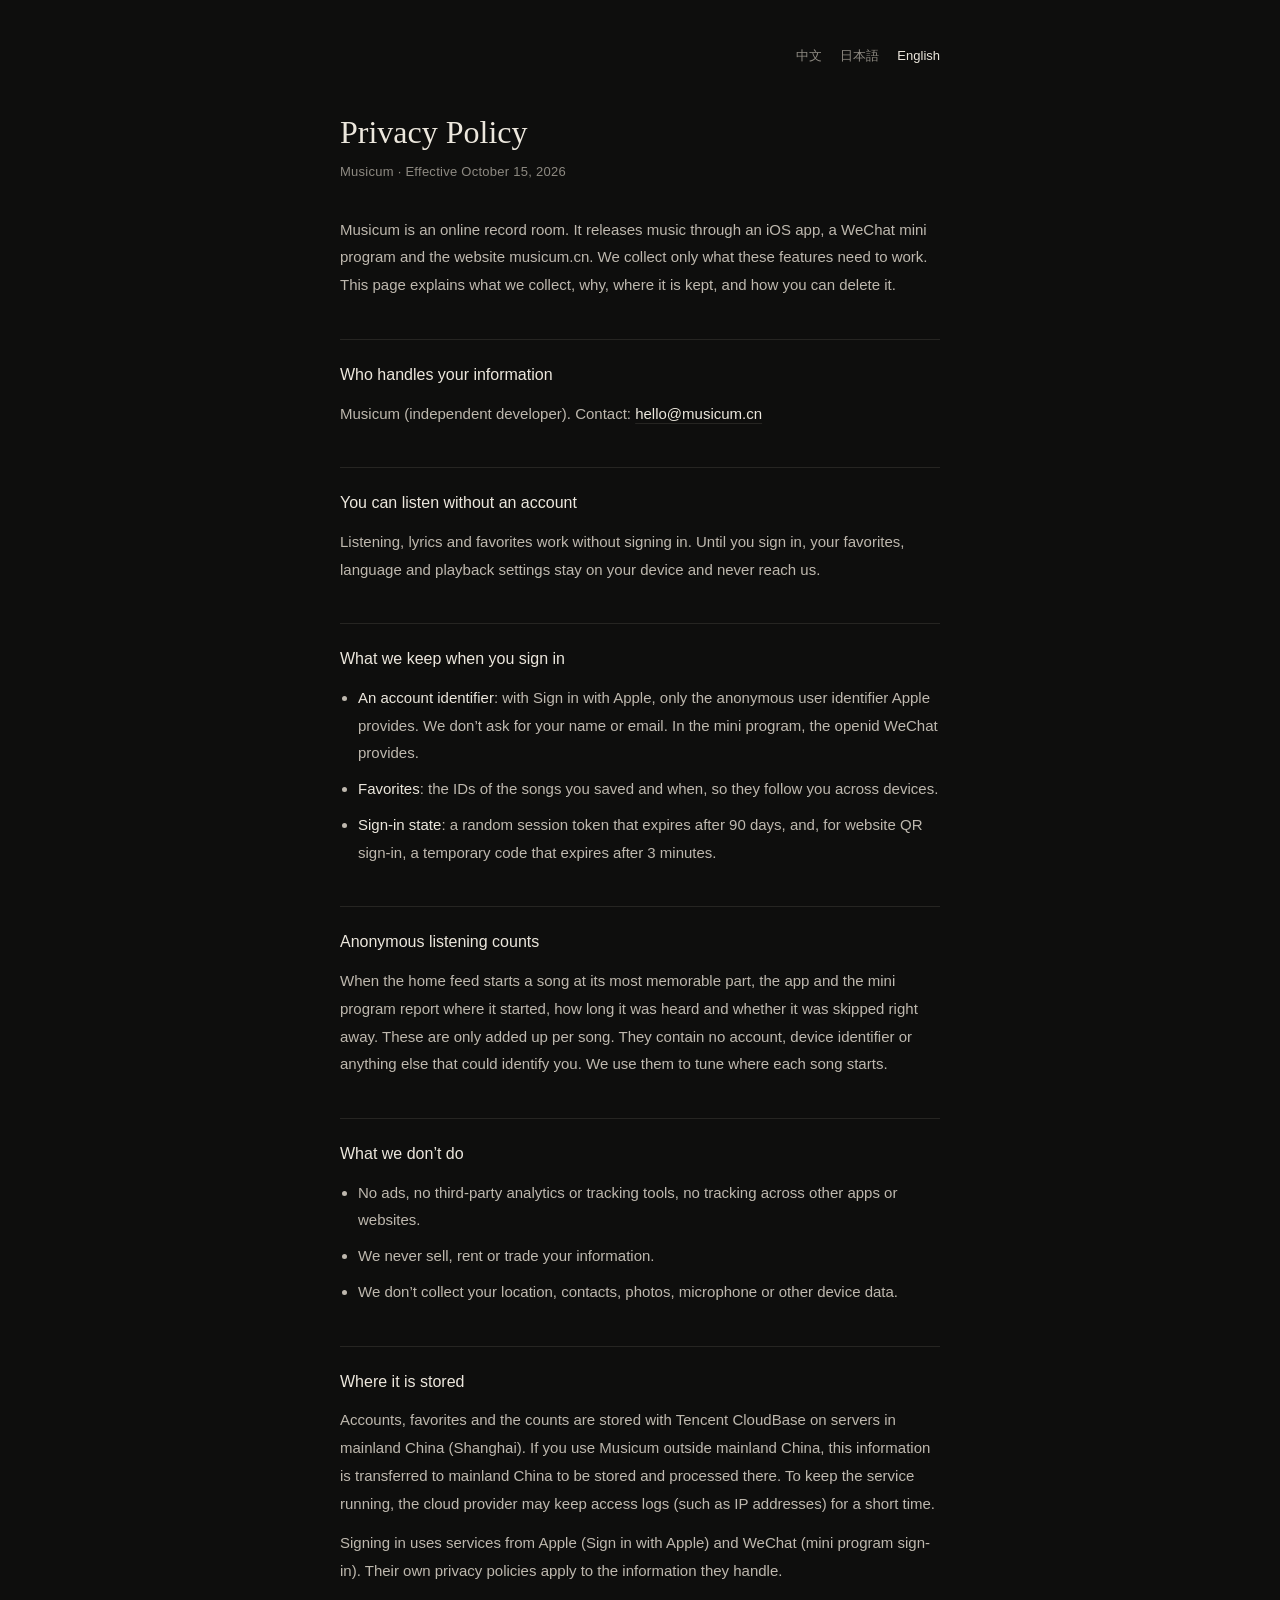
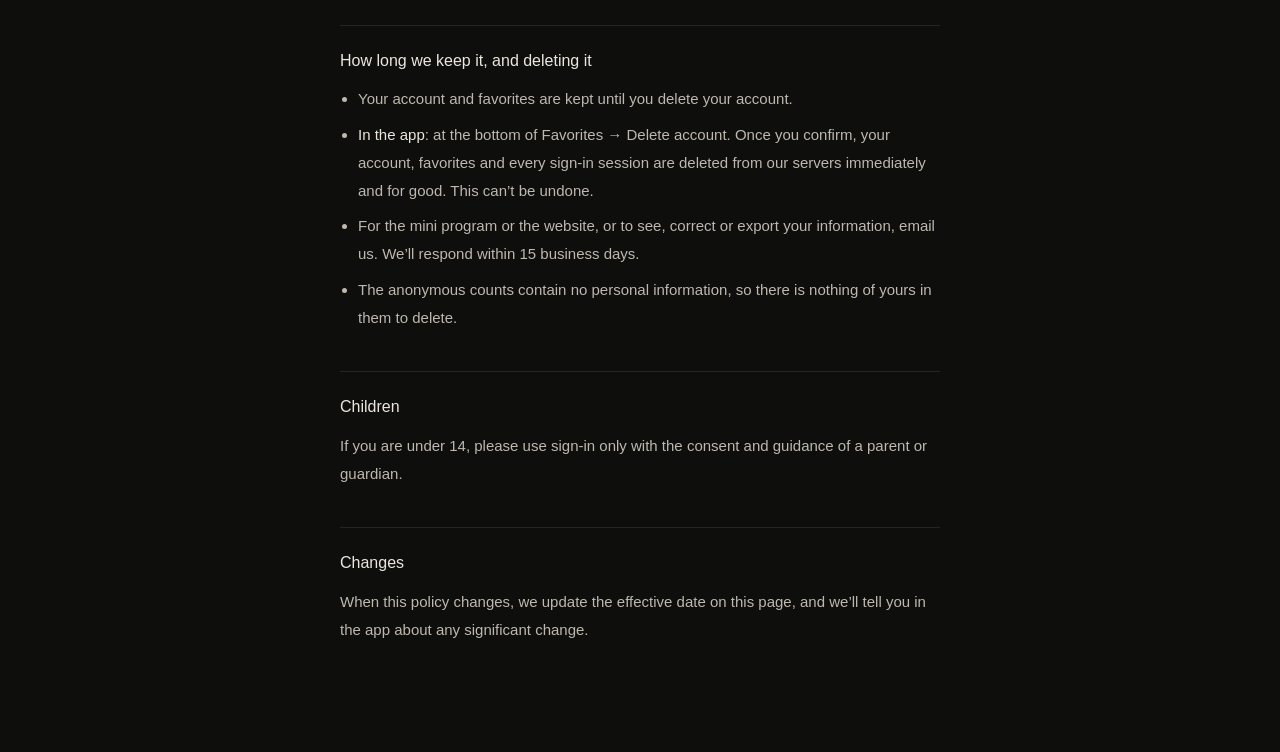
<file: privacy/index.html>
<!doctype html>
<html lang="zh-CN">
<head>
<meta charset="utf-8">
<meta name="viewport" content="width=device-width, initial-scale=1">
<title>Musicum · 隐私政策 Privacy Policy</title>
<link rel="stylesheet" href="../legal.css">
</head>
<body>
<main>
  <nav class="langs" aria-label="Language">
    <button data-lang="zh">中文</button><button data-lang="ja">日本語</button><button data-lang="en">English</button>
  </nav>

  <article lang="zh-CN" data-lang="zh">
    <h1>隐私政策</h1>
    <p class="meta">Musicum · 生效日期 2026 年 10 月 15 日</p>
    <p>Musicum 是一间线上唱片室，通过 iOS App、微信小程序和网站 musicum.cn 发布音乐。我们只收集让这些功能正常工作所必需的最少信息。本政策说明收集什么、为什么、存在哪里，以及你怎样删除它们。</p>

    <h2>谁在处理你的信息</h2>
    <p>Musicum（个人开发者）。联系邮箱：<a class="mail" href="mailto:hello@musicum.cn">hello@musicum.cn</a></p>

    <h2>不登录也能听</h2>
    <p>听歌、看歌词、收藏都不需要登录。不登录时，收藏、界面语言和播放设置只保存在你自己的设备上，我们收不到。</p>

    <h2>登录后我们保存什么</h2>
    <ul>
      <li><b>账号标识</b>：在 App 里用 Apple 登录时，只保存 Apple 提供的一串匿名用户标识。我们不请求你的姓名和邮箱。在小程序里，是微信提供的 openid。</li>
      <li><b>收藏</b>：你收藏的歌曲编号和收藏时间，用来在不同设备之间同步。</li>
      <li><b>登录状态</b>：一串随机生成的登录凭证，90 天后自动失效。网页扫码登录时的临时登录码，3 分钟后失效。</li>
    </ul>

    <h2>匿名的收听统计</h2>
    <p>在首页从“最抓耳的一段”开始播放时，App 和小程序会上报这首歌从哪一秒开始、听了多久、是否很快划走。这些数据只按歌曲累计成总数，不包含账号、设备标识或任何能认出你的信息。我们用它来调整每首歌的起播位置。</p>

    <h2>我们不做的事</h2>
    <ul>
      <li>没有广告，没有第三方统计或追踪工具，不跨 App 或网站追踪你。</li>
      <li>不出售、不出租、不交换你的信息。</li>
      <li>不收集位置、通讯录、照片、麦克风或其他设备权限信息。</li>
    </ul>

    <h2>信息存在哪里</h2>
    <p>账号、收藏和统计数据存放在腾讯云开发（CloudBase）位于中国大陆（上海）的服务器上。如果你在中国大陆以外使用 Musicum，上述信息会传输到中国大陆存储和处理。为保障服务运行，云服务商可能会短期保留访问日志（例如 IP 地址）。</p>
    <p>为实现登录，我们会使用 Apple（Apple 登录）和微信（小程序登录）提供的服务，它们各自的隐私政策适用于它们处理的信息。</p>

    <h2>保存多久，怎样删除</h2>
    <ul>
      <li>账号和收藏会一直保存，直到你注销账号。</li>
      <li><b>在 App 里注销</b>：「收藏」页底部 → 注销账号。确认后，账号、收藏和所有登录状态会立即从服务器上永久删除，无法恢复。</li>
      <li>在小程序或网站上，或者想查阅、更正、导出你的信息，请发邮件给我们，我们会在 15 个工作日内处理。</li>
      <li>匿名统计不含任何个人信息，因此不在删除范围内。</li>
    </ul>

    <h2>未成年人</h2>
    <p>如果你未满 14 周岁，请在父母或其他监护人的同意和指导下使用登录功能。</p>

    <h2>政策更新</h2>
    <p>本政策更新时，我们会修改本页的生效日期；如有重大变化，会在 App 内提示。</p>
  </article>

  <article lang="ja" data-lang="ja">
    <h1>プライバシーポリシー</h1>
    <p class="meta">Musicum · 発効日 2026年10月15日</p>
    <p>Musicum はオンラインのレコードルームで、iOS アプリ、WeChat ミニプログラム、ウェブサイト musicum.cn で音楽を届けています。機能に必要な最小限の情報だけを扱います。このページでは、何を、なぜ集め、どこに保存し、どう削除できるかを説明します。</p>

    <h2>情報の取扱者</h2>
    <p>Musicum（個人開発者）。連絡先：<a class="mail" href="mailto:hello@musicum.cn">hello@musicum.cn</a></p>

    <h2>ログインしなくても聴けます</h2>
    <p>再生、歌詞、お気に入りにログインは不要です。ログインしていない間、お気に入り・表示言語・再生設定はあなたの端末にだけ保存され、私たちには届きません。</p>

    <h2>ログインすると保存するもの</h2>
    <ul>
      <li><b>アカウント識別子</b>：アプリで Apple でサインインした場合、Apple が発行する匿名のユーザー識別子のみを保存します。名前やメールアドレスは求めません。ミニプログラムでは WeChat の openid です。</li>
      <li><b>お気に入り</b>：曲の番号と追加日時。端末間の同期に使います。</li>
      <li><b>ログイン状態</b>：ランダムなログイントークン（90日で失効）。ウェブ版の QR ログインの一時コード（3分で失効）。</li>
    </ul>

    <h2>匿名の再生統計</h2>
    <p>ホームで曲を「いちばん耳に残る部分」から再生したとき、アプリとミニプログラムは、何秒から始まり、どれだけ聴かれ、すぐにスキップされたかを送信します。曲ごとの合計としてのみ集計され、アカウントや端末の識別子など、あなたを特定できる情報は含みません。各曲の再生開始位置の調整に使います。</p>

    <h2>私たちがしないこと</h2>
    <ul>
      <li>広告、第三者の解析・トラッキングツールはありません。他のアプリやサイトをまたいだ追跡もしません。</li>
      <li>情報を販売・貸与・交換しません。</li>
      <li>位置情報、連絡先、写真、マイクなどの情報は集めません。</li>
    </ul>

    <h2>保存場所</h2>
    <p>アカウント、お気に入り、統計は、Tencent CloudBase の中国本土（上海）のサーバーに保存されます。中国本土以外から Musicum を利用する場合、これらの情報は中国本土に移転され、そこで保存・処理されます。サービス運用のため、クラウド事業者がアクセスログ（IP アドレスなど）を短期間保持することがあります。</p>
    <p>ログインには Apple（Apple でサインイン）と WeChat（ミニプログラムのログイン）のサービスを利用します。それらが扱う情報には、各社のプライバシーポリシーが適用されます。</p>

    <h2>保存期間と削除</h2>
    <ul>
      <li>アカウントとお気に入りは、アカウントを削除するまで保存されます。</li>
      <li><b>アプリで削除</b>：「お気に入り」の一番下 →「アカウントを削除」。確認すると、アカウント・お気に入り・すべてのログイン状態がサーバーから直ちに完全に削除され、元には戻せません。</li>
      <li>ミニプログラムやウェブ版、または情報の開示・訂正・書き出しを希望する場合は、メールでご連絡ください。15営業日以内に対応します。</li>
      <li>匿名統計は個人情報を含まないため、削除の対象外です。</li>
    </ul>

    <h2>未成年の方</h2>
    <p>14歳未満の方は、保護者の同意と指導のもとでログイン機能をご利用ください。</p>

    <h2>改定</h2>
    <p>このポリシーを改定する場合は、このページの発効日を更新し、重要な変更はアプリ内でお知らせします。</p>
  </article>

  <article lang="en" data-lang="en">
    <h1>Privacy Policy</h1>
    <p class="meta">Musicum · Effective October 15, 2026</p>
    <p>Musicum is an online record room. It releases music through an iOS app, a WeChat mini program and the website musicum.cn. We collect only what these features need to work. This page explains what we collect, why, where it is kept, and how you can delete it.</p>

    <h2>Who handles your information</h2>
    <p>Musicum (independent developer). Contact: <a class="mail" href="mailto:hello@musicum.cn">hello@musicum.cn</a></p>

    <h2>You can listen without an account</h2>
    <p>Listening, lyrics and favorites work without signing in. Until you sign in, your favorites, language and playback settings stay on your device and never reach us.</p>

    <h2>What we keep when you sign in</h2>
    <ul>
      <li><b>An account identifier</b>: with Sign in with Apple, only the anonymous user identifier Apple provides. We don’t ask for your name or email. In the mini program, the openid WeChat provides.</li>
      <li><b>Favorites</b>: the IDs of the songs you saved and when, so they follow you across devices.</li>
      <li><b>Sign-in state</b>: a random session token that expires after 90 days, and, for website QR sign-in, a temporary code that expires after 3 minutes.</li>
    </ul>

    <h2>Anonymous listening counts</h2>
    <p>When the home feed starts a song at its most memorable part, the app and the mini program report where it started, how long it was heard and whether it was skipped right away. These are only added up per song. They contain no account, device identifier or anything else that could identify you. We use them to tune where each song starts.</p>

    <h2>What we don’t do</h2>
    <ul>
      <li>No ads, no third-party analytics or tracking tools, no tracking across other apps or websites.</li>
      <li>We never sell, rent or trade your information.</li>
      <li>We don’t collect your location, contacts, photos, microphone or other device data.</li>
    </ul>

    <h2>Where it is stored</h2>
    <p>Accounts, favorites and the counts are stored with Tencent CloudBase on servers in mainland China (Shanghai). If you use Musicum outside mainland China, this information is transferred to mainland China to be stored and processed there. To keep the service running, the cloud provider may keep access logs (such as IP addresses) for a short time.</p>
    <p>Signing in uses services from Apple (Sign in with Apple) and WeChat (mini program sign-in). Their own privacy policies apply to the information they handle.</p>

    <h2>How long we keep it, and deleting it</h2>
    <ul>
      <li>Your account and favorites are kept until you delete your account.</li>
      <li><b>In the app</b>: at the bottom of Favorites → Delete account. Once you confirm, your account, favorites and every sign-in session are deleted from our servers immediately and for good. This can’t be undone.</li>
      <li>For the mini program or the website, or to see, correct or export your information, email us. We’ll respond within 15 business days.</li>
      <li>The anonymous counts contain no personal information, so there is nothing of yours in them to delete.</li>
    </ul>

    <h2>Children</h2>
    <p>If you are under 14, please use sign-in only with the consent and guidance of a parent or guardian.</p>

    <h2>Changes</h2>
    <p>When this policy changes, we update the effective date on this page, and we’ll tell you in the app about any significant change.</p>
  </article>
</main>
<script src="../legal.js"></script>
</body>
</html>
</file>
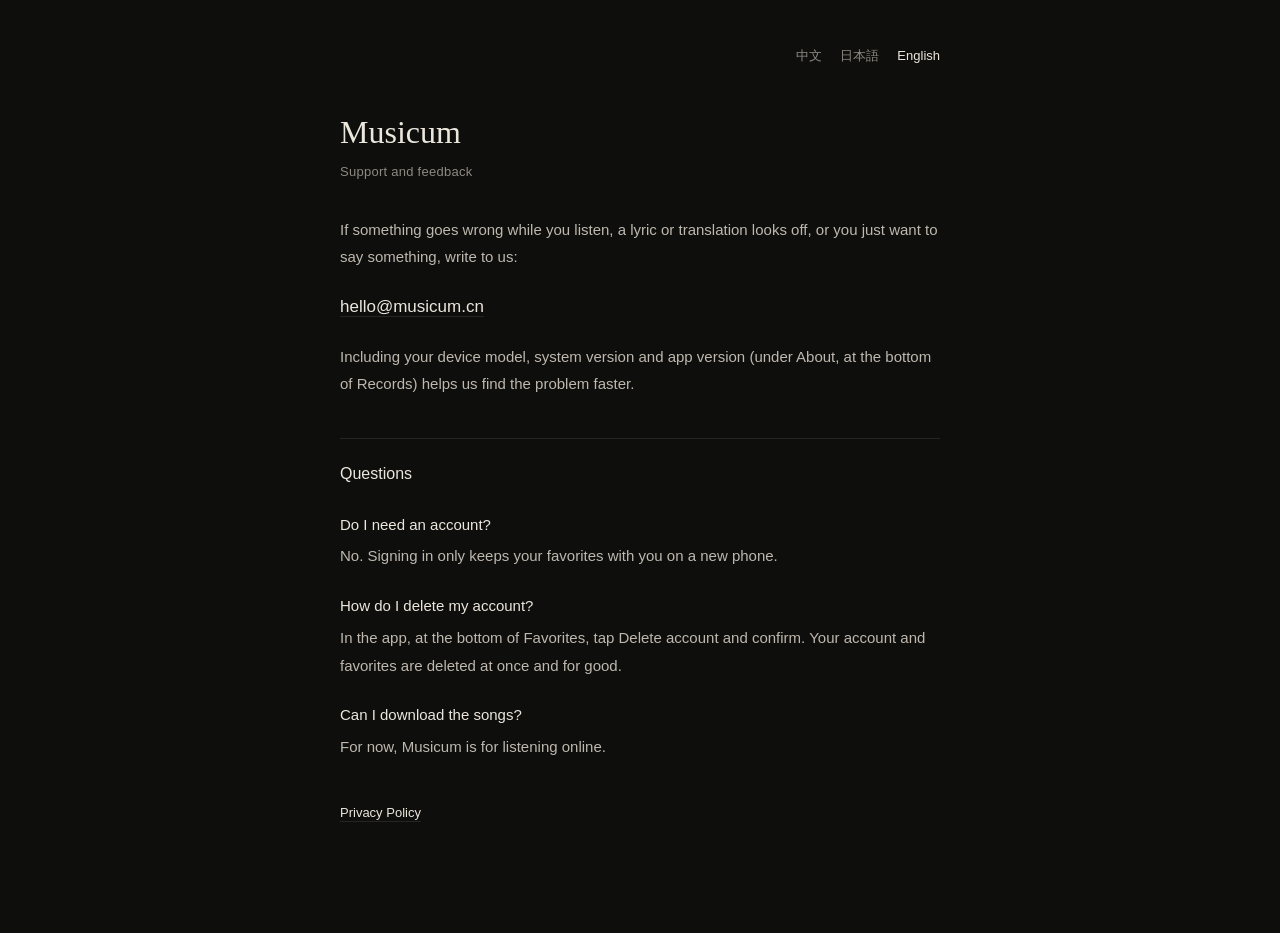
<file: support/index.html>
<!doctype html>
<html lang="zh-CN">
<head>
<meta charset="utf-8">
<meta name="viewport" content="width=device-width, initial-scale=1">
<title>Musicum · 支持 Support</title>
<link rel="stylesheet" href="../legal.css">
</head>
<body>
<main>
  <nav class="langs" aria-label="Language">
    <button data-lang="zh">中文</button><button data-lang="ja">日本語</button><button data-lang="en">English</button>
  </nav>

  <article lang="zh-CN" data-lang="zh">
    <h1>Musicum</h1>
    <p class="meta">支持与反馈</p>
    <p>听歌时遇到问题、发现歌词或译文有误，或者只是想说点什么，都欢迎写信给我们：</p>
    <p class="contact"><a class="mail" href="mailto:hello@musicum.cn">hello@musicum.cn</a></p>
    <p>写信时附上设备型号、系统版本和 App 版本号（在「唱片」页底部的「关于」里），能帮我们更快找到问题。</p>

    <h2>常见问题</h2>
    <h3>一定要登录吗？</h3>
    <p>不用。登录只是为了让收藏跟着你换设备。</p>
    <h3>怎么注销账号？</h3>
    <p>App 里「收藏」页最底下，点「注销账号」并确认。账号和收藏会立即永久删除。</p>
    <h3>可以下载歌曲吗？</h3>
    <p>暂时只能在线收听。</p>
    <p class="links"><a href="../privacy/">隐私政策</a></p>
  </article>

  <article lang="ja" data-lang="ja">
    <h1>Musicum</h1>
    <p class="meta">サポートとご意見</p>
    <p>再生中の不具合、歌詞や訳の誤り、そのほか何でも、お気軽にご連絡ください。</p>
    <p class="contact"><a class="mail" href="mailto:hello@musicum.cn">hello@musicum.cn</a></p>
    <p>端末の機種、OS のバージョン、アプリのバージョン（「レコード」の一番下の「Musicum について」）を添えていただけると、早く原因を見つけられます。</p>

    <h2>よくある質問</h2>
    <h3>ログインは必要ですか？</h3>
    <p>いいえ。ログインは、お気に入りを機種変更後も残すためだけのものです。</p>
    <h3>アカウントを削除するには？</h3>
    <p>アプリの「お気に入り」の一番下で「アカウントを削除」を押して確認してください。アカウントとお気に入りは直ちに完全に削除されます。</p>
    <h3>曲をダウンロードできますか？</h3>
    <p>いまはオンライン再生のみです。</p>
    <p class="links"><a href="../privacy/">プライバシーポリシー</a></p>
  </article>

  <article lang="en" data-lang="en">
    <h1>Musicum</h1>
    <p class="meta">Support and feedback</p>
    <p>If something goes wrong while you listen, a lyric or translation looks off, or you just want to say something, write to us:</p>
    <p class="contact"><a class="mail" href="mailto:hello@musicum.cn">hello@musicum.cn</a></p>
    <p>Including your device model, system version and app version (under About, at the bottom of Records) helps us find the problem faster.</p>

    <h2>Questions</h2>
    <h3>Do I need an account?</h3>
    <p>No. Signing in only keeps your favorites with you on a new phone.</p>
    <h3>How do I delete my account?</h3>
    <p>In the app, at the bottom of Favorites, tap Delete account and confirm. Your account and favorites are deleted at once and for good.</p>
    <h3>Can I download the songs?</h3>
    <p>For now, Musicum is for listening online.</p>
    <p class="links"><a href="../privacy/">Privacy Policy</a></p>
  </article>
</main>
<script src="../legal.js"></script>
</body>
</html>
</file>
<file: legal.css>
/* Musicum's privacy and support pages: the site's night palette, nothing more. */
:root {
  --ink: #0e0e0d;
  --line: #262522;
  --paper: #ece7dd;
  --paper-old: #beb8ae;
  --mute: #8e8a82;
  --lamp: #e9b65c;
  color-scheme: dark;
}
* { box-sizing: border-box; }
html { -webkit-text-size-adjust: 100%; }
body {
  margin: 0;
  background: var(--ink);
  color: var(--paper-old);
  font: 15px/1.85 -apple-system, BlinkMacSystemFont, "PingFang SC", "Hiragino Sans", "Helvetica Neue", sans-serif;
}
main { max-width: 640px; margin: 0 auto; padding: 40px 20px 96px; }
.langs { display: flex; gap: 18px; justify-content: flex-end; margin-bottom: 40px; }
.langs button {
  background: none; border: 0; padding: 4px 0; cursor: pointer;
  font: inherit; font-size: 13px; color: var(--mute);
}
.langs button[aria-pressed="true"] { color: var(--paper); }
article { display: none; }
article.on { display: block; }
h1 {
  margin: 0; color: var(--paper); font-weight: 400; font-size: 32px; line-height: 1.3;
  font-family: "Songti SC", "Hiragino Mincho ProN", Georgia, serif;
}
.meta { margin: 6px 0 32px; color: var(--mute); font-size: 13px; letter-spacing: 0.02em; }
h2 {
  margin: 40px 0 10px; padding-top: 20px; border-top: 0.5px solid var(--line);
  color: var(--paper); font-weight: 400; font-size: 16px;
}
h3 { margin: 22px 0 4px; color: var(--paper); font-weight: 400; font-size: 15px; }
p, ul { margin: 0 0 12px; }
ul { padding-left: 1.2em; }
li { margin-bottom: 8px; }
b { color: var(--paper); font-weight: 500; }
a { color: var(--paper); text-decoration-color: var(--line); text-underline-offset: 4px; }
a:hover { text-decoration-color: var(--lamp); }
.contact { margin: 20px 0; font-size: 17px; }
.links { margin-top: 40px; font-size: 13px; }
</file>
